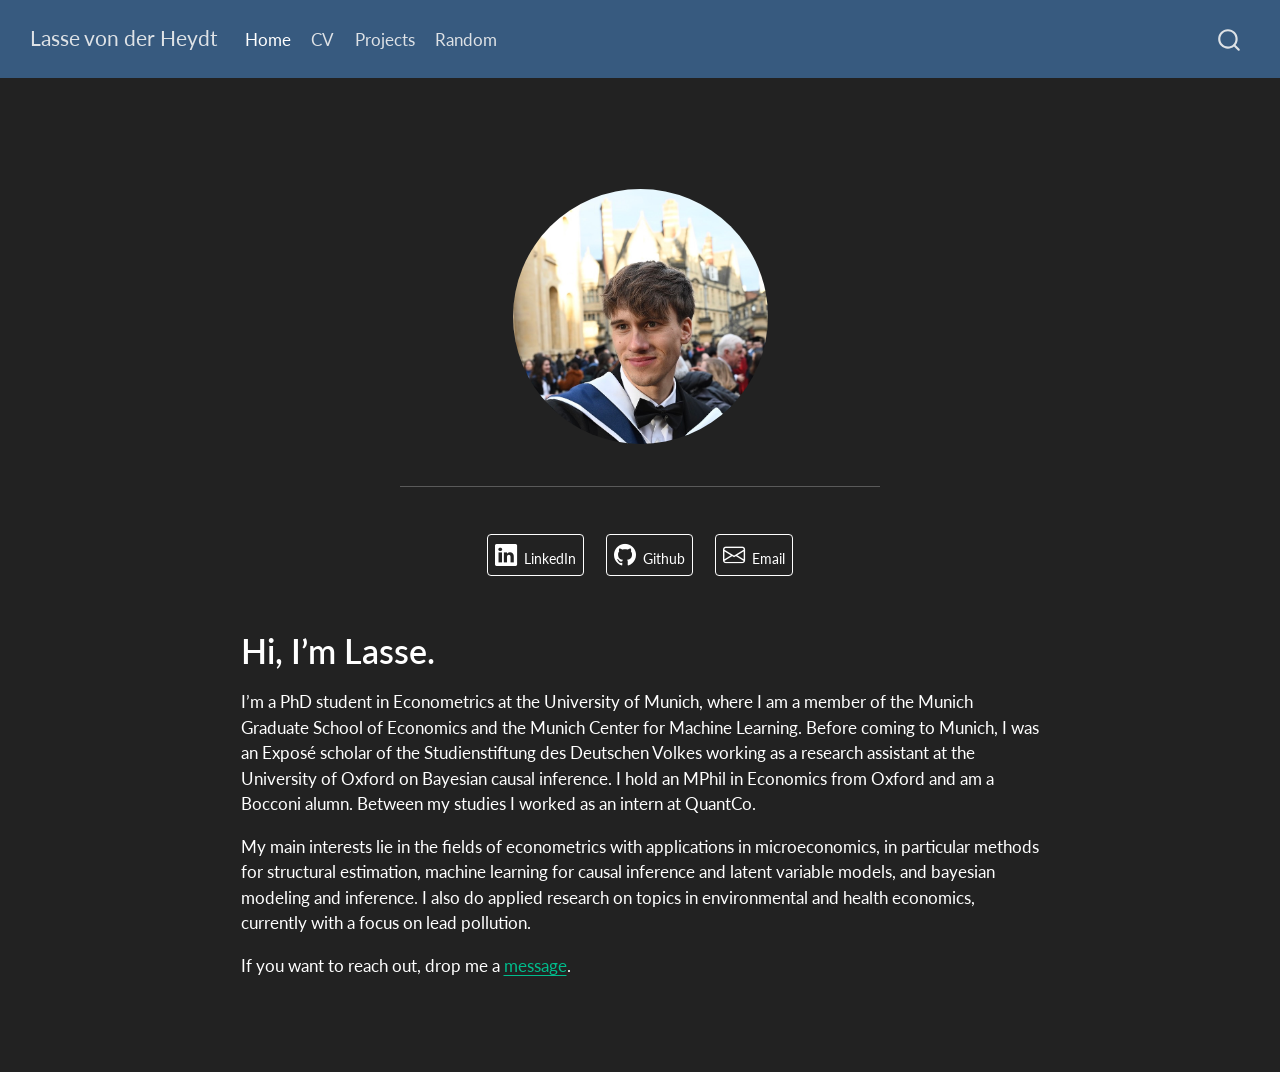
<file: index.html>
<!DOCTYPE html>
<html xmlns="http://www.w3.org/1999/xhtml" lang="en" xml:lang="en"><head>

<meta charset="utf-8">
<meta name="generator" content="quarto-1.6.30">

<meta name="viewport" content="width=device-width, initial-scale=1.0, user-scalable=yes">


<title>Lasse von der Heydt</title>
<style>
code{white-space: pre-wrap;}
span.smallcaps{font-variant: small-caps;}
div.columns{display: flex; gap: min(4vw, 1.5em);}
div.column{flex: auto; overflow-x: auto;}
div.hanging-indent{margin-left: 1.5em; text-indent: -1.5em;}
ul.task-list{list-style: none;}
ul.task-list li input[type="checkbox"] {
  width: 0.8em;
  margin: 0 0.8em 0.2em -1em; /* quarto-specific, see https://github.com/quarto-dev/quarto-cli/issues/4556 */ 
  vertical-align: middle;
}
</style>


<script src="site_libs/quarto-nav/quarto-nav.js"></script>
<script src="site_libs/clipboard/clipboard.min.js"></script>
<script src="site_libs/quarto-search/autocomplete.umd.js"></script>
<script src="site_libs/quarto-search/fuse.min.js"></script>
<script src="site_libs/quarto-search/quarto-search.js"></script>
<meta name="quarto:offset" content="./">
<script src="site_libs/quarto-html/quarto.js"></script>
<script src="site_libs/quarto-html/popper.min.js"></script>
<script src="site_libs/quarto-html/tippy.umd.min.js"></script>
<link href="site_libs/quarto-html/tippy.css" rel="stylesheet">
<link href="site_libs/quarto-html/quarto-syntax-highlighting-dark-a4a11d514c7d463668e07712114998e6.css" rel="stylesheet" id="quarto-text-highlighting-styles">
<script src="site_libs/bootstrap/bootstrap.min.js"></script>
<link href="site_libs/bootstrap/bootstrap-icons.css" rel="stylesheet">
<link href="site_libs/bootstrap/bootstrap-6d977efeb9a237ec8dfd9bfd13c1e9db.min.css" rel="stylesheet" append-hash="true" id="quarto-bootstrap" data-mode="dark">
<script id="quarto-search-options" type="application/json">{
  "location": "navbar",
  "copy-button": false,
  "collapse-after": 3,
  "panel-placement": "end",
  "type": "overlay",
  "limit": 50,
  "keyboard-shortcut": [
    "f",
    "/",
    "s"
  ],
  "show-item-context": false,
  "language": {
    "search-no-results-text": "No results",
    "search-matching-documents-text": "matching documents",
    "search-copy-link-title": "Copy link to search",
    "search-hide-matches-text": "Hide additional matches",
    "search-more-match-text": "more match in this document",
    "search-more-matches-text": "more matches in this document",
    "search-clear-button-title": "Clear",
    "search-text-placeholder": "",
    "search-detached-cancel-button-title": "Cancel",
    "search-submit-button-title": "Submit",
    "search-label": "Search"
  }
}</script>


<link rel="stylesheet" href="styles.css">
</head>

<body class="nav-fixed fullcontent">

<div id="quarto-search-results"></div>
  <header id="quarto-header" class="headroom fixed-top">
    <nav class="navbar navbar-expand-lg " data-bs-theme="dark">
      <div class="navbar-container container-fluid">
      <div class="navbar-brand-container mx-auto">
    <a class="navbar-brand" href="./index.html">
    <span class="navbar-title">Lasse von der Heydt</span>
    </a>
  </div>
            <div id="quarto-search" class="" title="Search"></div>
          <button class="navbar-toggler" type="button" data-bs-toggle="collapse" data-bs-target="#navbarCollapse" aria-controls="navbarCollapse" role="menu" aria-expanded="false" aria-label="Toggle navigation" onclick="if (window.quartoToggleHeadroom) { window.quartoToggleHeadroom(); }">
  <span class="navbar-toggler-icon"></span>
</button>
          <div class="collapse navbar-collapse" id="navbarCollapse">
            <ul class="navbar-nav navbar-nav-scroll me-auto">
  <li class="nav-item">
    <a class="nav-link active" href="./index.html" aria-current="page"> 
<span class="menu-text">Home</span></a>
  </li>  
  <li class="nav-item">
    <a class="nav-link" href="./cv/LvdH_CV.pdf"> 
<span class="menu-text">CV</span></a>
  </li>  
  <li class="nav-item">
    <a class="nav-link" href="./projects/index.html"> 
<span class="menu-text">Projects</span></a>
  </li>  
  <li class="nav-item">
    <a class="nav-link" href="./random/index.html"> 
<span class="menu-text">Random</span></a>
  </li>  
</ul>
          </div> <!-- /navcollapse -->
            <div class="quarto-navbar-tools">
</div>
      </div> <!-- /container-fluid -->
    </nav>
</header>
<!-- content -->
<div id="quarto-content" class="quarto-container page-columns page-rows-contents page-layout-article page-navbar">
<!-- sidebar -->
<!-- margin-sidebar -->
    
<!-- main -->
<main class="content" id="quarto-document-content">




<div class="quarto-about-jolla">
  <img src="img/pox.JPG" class="about-image
  round " style="height: 15em; width: 15em;">
 <div id="about-block">
</div> 
  <hr class="about-sep">
   <div class="about-links">
  <a href="https://www.linkedin.com/in/lasse-von-der-heydt/" class="about-link" rel="" target="">
    <i class="bi bi-linkedin"></i>
     <span class="about-link-text">LinkedIn</span>
  </a>
  <a href="https://github.com/lasse-meixner" class="about-link" rel="" target="">
    <i class="bi bi-github"></i>
     <span class="about-link-text">Github</span>
  </a>
  <a href="mailto:l.vonderheydt@icloud.com" class="about-link" rel="" target="">
    <i class="bi bi-envelope"></i>
     <span class="about-link-text">Email</span>
  </a>
</div>
</div>

<section id="hi-im-lasse." class="level1">
<h1>Hi, I’m Lasse.</h1>
<p>I’m a PhD student in Econometrics at the University of Munich, where I am a member of the Munich Graduate School of Economics and the Munich Center for Machine Learning. Before coming to Munich, I was an Exposé scholar of the Studienstiftung des Deutschen Volkes working as a research assistant at the University of Oxford on Bayesian causal inference. I hold an MPhil in Economics from Oxford and am a Bocconi alumn. Between my studies I worked as an intern at QuantCo.</p>
<p>My main interests lie in the fields of econometrics with applications in microeconomics, in particular methods for structural estimation, machine learning for causal inference and latent variable models, and bayesian modeling and inference. I also do applied research on topics in environmental and health economics, currently with a focus on lead pollution.</p>
<p>If you want to reach out, drop me a <a href="mailto:l.vonderheydt@icloud.com">message</a>.</p>



</section>

</main> <!-- /main -->
<script id="quarto-html-after-body" type="application/javascript">
window.document.addEventListener("DOMContentLoaded", function (event) {
  const toggleBodyColorMode = (bsSheetEl) => {
    const mode = bsSheetEl.getAttribute("data-mode");
    const bodyEl = window.document.querySelector("body");
    if (mode === "dark") {
      bodyEl.classList.add("quarto-dark");
      bodyEl.classList.remove("quarto-light");
    } else {
      bodyEl.classList.add("quarto-light");
      bodyEl.classList.remove("quarto-dark");
    }
  }
  const toggleBodyColorPrimary = () => {
    const bsSheetEl = window.document.querySelector("link#quarto-bootstrap");
    if (bsSheetEl) {
      toggleBodyColorMode(bsSheetEl);
    }
  }
  toggleBodyColorPrimary();  
  const isCodeAnnotation = (el) => {
    for (const clz of el.classList) {
      if (clz.startsWith('code-annotation-')) {                     
        return true;
      }
    }
    return false;
  }
  const onCopySuccess = function(e) {
    // button target
    const button = e.trigger;
    // don't keep focus
    button.blur();
    // flash "checked"
    button.classList.add('code-copy-button-checked');
    var currentTitle = button.getAttribute("title");
    button.setAttribute("title", "Copied!");
    let tooltip;
    if (window.bootstrap) {
      button.setAttribute("data-bs-toggle", "tooltip");
      button.setAttribute("data-bs-placement", "left");
      button.setAttribute("data-bs-title", "Copied!");
      tooltip = new bootstrap.Tooltip(button, 
        { trigger: "manual", 
          customClass: "code-copy-button-tooltip",
          offset: [0, -8]});
      tooltip.show();    
    }
    setTimeout(function() {
      if (tooltip) {
        tooltip.hide();
        button.removeAttribute("data-bs-title");
        button.removeAttribute("data-bs-toggle");
        button.removeAttribute("data-bs-placement");
      }
      button.setAttribute("title", currentTitle);
      button.classList.remove('code-copy-button-checked');
    }, 1000);
    // clear code selection
    e.clearSelection();
  }
  const getTextToCopy = function(trigger) {
      const codeEl = trigger.previousElementSibling.cloneNode(true);
      for (const childEl of codeEl.children) {
        if (isCodeAnnotation(childEl)) {
          childEl.remove();
        }
      }
      return codeEl.innerText;
  }
  const clipboard = new window.ClipboardJS('.code-copy-button:not([data-in-quarto-modal])', {
    text: getTextToCopy
  });
  clipboard.on('success', onCopySuccess);
  if (window.document.getElementById('quarto-embedded-source-code-modal')) {
    // For code content inside modals, clipBoardJS needs to be initialized with a container option
    // TODO: Check when it could be a function (https://github.com/zenorocha/clipboard.js/issues/860)
    const clipboardModal = new window.ClipboardJS('.code-copy-button[data-in-quarto-modal]', {
      text: getTextToCopy,
      container: window.document.getElementById('quarto-embedded-source-code-modal')
    });
    clipboardModal.on('success', onCopySuccess);
  }
    var localhostRegex = new RegExp(/^(?:http|https):\/\/localhost\:?[0-9]*\//);
    var mailtoRegex = new RegExp(/^mailto:/);
      var filterRegex = new RegExp('/' + window.location.host + '/');
    var isInternal = (href) => {
        return filterRegex.test(href) || localhostRegex.test(href) || mailtoRegex.test(href);
    }
    // Inspect non-navigation links and adorn them if external
 	var links = window.document.querySelectorAll('a[href]:not(.nav-link):not(.navbar-brand):not(.toc-action):not(.sidebar-link):not(.sidebar-item-toggle):not(.pagination-link):not(.no-external):not([aria-hidden]):not(.dropdown-item):not(.quarto-navigation-tool):not(.about-link)');
    for (var i=0; i<links.length; i++) {
      const link = links[i];
      if (!isInternal(link.href)) {
        // undo the damage that might have been done by quarto-nav.js in the case of
        // links that we want to consider external
        if (link.dataset.originalHref !== undefined) {
          link.href = link.dataset.originalHref;
        }
      }
    }
  function tippyHover(el, contentFn, onTriggerFn, onUntriggerFn) {
    const config = {
      allowHTML: true,
      maxWidth: 500,
      delay: 100,
      arrow: false,
      appendTo: function(el) {
          return el.parentElement;
      },
      interactive: true,
      interactiveBorder: 10,
      theme: 'quarto',
      placement: 'bottom-start',
    };
    if (contentFn) {
      config.content = contentFn;
    }
    if (onTriggerFn) {
      config.onTrigger = onTriggerFn;
    }
    if (onUntriggerFn) {
      config.onUntrigger = onUntriggerFn;
    }
    window.tippy(el, config); 
  }
  const noterefs = window.document.querySelectorAll('a[role="doc-noteref"]');
  for (var i=0; i<noterefs.length; i++) {
    const ref = noterefs[i];
    tippyHover(ref, function() {
      // use id or data attribute instead here
      let href = ref.getAttribute('data-footnote-href') || ref.getAttribute('href');
      try { href = new URL(href).hash; } catch {}
      const id = href.replace(/^#\/?/, "");
      const note = window.document.getElementById(id);
      if (note) {
        return note.innerHTML;
      } else {
        return "";
      }
    });
  }
  const xrefs = window.document.querySelectorAll('a.quarto-xref');
  const processXRef = (id, note) => {
    // Strip column container classes
    const stripColumnClz = (el) => {
      el.classList.remove("page-full", "page-columns");
      if (el.children) {
        for (const child of el.children) {
          stripColumnClz(child);
        }
      }
    }
    stripColumnClz(note)
    if (id === null || id.startsWith('sec-')) {
      // Special case sections, only their first couple elements
      const container = document.createElement("div");
      if (note.children && note.children.length > 2) {
        container.appendChild(note.children[0].cloneNode(true));
        for (let i = 1; i < note.children.length; i++) {
          const child = note.children[i];
          if (child.tagName === "P" && child.innerText === "") {
            continue;
          } else {
            container.appendChild(child.cloneNode(true));
            break;
          }
        }
        if (window.Quarto?.typesetMath) {
          window.Quarto.typesetMath(container);
        }
        return container.innerHTML
      } else {
        if (window.Quarto?.typesetMath) {
          window.Quarto.typesetMath(note);
        }
        return note.innerHTML;
      }
    } else {
      // Remove any anchor links if they are present
      const anchorLink = note.querySelector('a.anchorjs-link');
      if (anchorLink) {
        anchorLink.remove();
      }
      if (window.Quarto?.typesetMath) {
        window.Quarto.typesetMath(note);
      }
      // TODO in 1.5, we should make sure this works without a callout special case
      if (note.classList.contains("callout")) {
        return note.outerHTML;
      } else {
        return note.innerHTML;
      }
    }
  }
  for (var i=0; i<xrefs.length; i++) {
    const xref = xrefs[i];
    tippyHover(xref, undefined, function(instance) {
      instance.disable();
      let url = xref.getAttribute('href');
      let hash = undefined; 
      if (url.startsWith('#')) {
        hash = url;
      } else {
        try { hash = new URL(url).hash; } catch {}
      }
      if (hash) {
        const id = hash.replace(/^#\/?/, "");
        const note = window.document.getElementById(id);
        if (note !== null) {
          try {
            const html = processXRef(id, note.cloneNode(true));
            instance.setContent(html);
          } finally {
            instance.enable();
            instance.show();
          }
        } else {
          // See if we can fetch this
          fetch(url.split('#')[0])
          .then(res => res.text())
          .then(html => {
            const parser = new DOMParser();
            const htmlDoc = parser.parseFromString(html, "text/html");
            const note = htmlDoc.getElementById(id);
            if (note !== null) {
              const html = processXRef(id, note);
              instance.setContent(html);
            } 
          }).finally(() => {
            instance.enable();
            instance.show();
          });
        }
      } else {
        // See if we can fetch a full url (with no hash to target)
        // This is a special case and we should probably do some content thinning / targeting
        fetch(url)
        .then(res => res.text())
        .then(html => {
          const parser = new DOMParser();
          const htmlDoc = parser.parseFromString(html, "text/html");
          const note = htmlDoc.querySelector('main.content');
          if (note !== null) {
            // This should only happen for chapter cross references
            // (since there is no id in the URL)
            // remove the first header
            if (note.children.length > 0 && note.children[0].tagName === "HEADER") {
              note.children[0].remove();
            }
            const html = processXRef(null, note);
            instance.setContent(html);
          } 
        }).finally(() => {
          instance.enable();
          instance.show();
        });
      }
    }, function(instance) {
    });
  }
      let selectedAnnoteEl;
      const selectorForAnnotation = ( cell, annotation) => {
        let cellAttr = 'data-code-cell="' + cell + '"';
        let lineAttr = 'data-code-annotation="' +  annotation + '"';
        const selector = 'span[' + cellAttr + '][' + lineAttr + ']';
        return selector;
      }
      const selectCodeLines = (annoteEl) => {
        const doc = window.document;
        const targetCell = annoteEl.getAttribute("data-target-cell");
        const targetAnnotation = annoteEl.getAttribute("data-target-annotation");
        const annoteSpan = window.document.querySelector(selectorForAnnotation(targetCell, targetAnnotation));
        const lines = annoteSpan.getAttribute("data-code-lines").split(",");
        const lineIds = lines.map((line) => {
          return targetCell + "-" + line;
        })
        let top = null;
        let height = null;
        let parent = null;
        if (lineIds.length > 0) {
            //compute the position of the single el (top and bottom and make a div)
            const el = window.document.getElementById(lineIds[0]);
            top = el.offsetTop;
            height = el.offsetHeight;
            parent = el.parentElement.parentElement;
          if (lineIds.length > 1) {
            const lastEl = window.document.getElementById(lineIds[lineIds.length - 1]);
            const bottom = lastEl.offsetTop + lastEl.offsetHeight;
            height = bottom - top;
          }
          if (top !== null && height !== null && parent !== null) {
            // cook up a div (if necessary) and position it 
            let div = window.document.getElementById("code-annotation-line-highlight");
            if (div === null) {
              div = window.document.createElement("div");
              div.setAttribute("id", "code-annotation-line-highlight");
              div.style.position = 'absolute';
              parent.appendChild(div);
            }
            div.style.top = top - 2 + "px";
            div.style.height = height + 4 + "px";
            div.style.left = 0;
            let gutterDiv = window.document.getElementById("code-annotation-line-highlight-gutter");
            if (gutterDiv === null) {
              gutterDiv = window.document.createElement("div");
              gutterDiv.setAttribute("id", "code-annotation-line-highlight-gutter");
              gutterDiv.style.position = 'absolute';
              const codeCell = window.document.getElementById(targetCell);
              const gutter = codeCell.querySelector('.code-annotation-gutter');
              gutter.appendChild(gutterDiv);
            }
            gutterDiv.style.top = top - 2 + "px";
            gutterDiv.style.height = height + 4 + "px";
          }
          selectedAnnoteEl = annoteEl;
        }
      };
      const unselectCodeLines = () => {
        const elementsIds = ["code-annotation-line-highlight", "code-annotation-line-highlight-gutter"];
        elementsIds.forEach((elId) => {
          const div = window.document.getElementById(elId);
          if (div) {
            div.remove();
          }
        });
        selectedAnnoteEl = undefined;
      };
        // Handle positioning of the toggle
    window.addEventListener(
      "resize",
      throttle(() => {
        elRect = undefined;
        if (selectedAnnoteEl) {
          selectCodeLines(selectedAnnoteEl);
        }
      }, 10)
    );
    function throttle(fn, ms) {
    let throttle = false;
    let timer;
      return (...args) => {
        if(!throttle) { // first call gets through
            fn.apply(this, args);
            throttle = true;
        } else { // all the others get throttled
            if(timer) clearTimeout(timer); // cancel #2
            timer = setTimeout(() => {
              fn.apply(this, args);
              timer = throttle = false;
            }, ms);
        }
      };
    }
      // Attach click handler to the DT
      const annoteDls = window.document.querySelectorAll('dt[data-target-cell]');
      for (const annoteDlNode of annoteDls) {
        annoteDlNode.addEventListener('click', (event) => {
          const clickedEl = event.target;
          if (clickedEl !== selectedAnnoteEl) {
            unselectCodeLines();
            const activeEl = window.document.querySelector('dt[data-target-cell].code-annotation-active');
            if (activeEl) {
              activeEl.classList.remove('code-annotation-active');
            }
            selectCodeLines(clickedEl);
            clickedEl.classList.add('code-annotation-active');
          } else {
            // Unselect the line
            unselectCodeLines();
            clickedEl.classList.remove('code-annotation-active');
          }
        });
      }
  const findCites = (el) => {
    const parentEl = el.parentElement;
    if (parentEl) {
      const cites = parentEl.dataset.cites;
      if (cites) {
        return {
          el,
          cites: cites.split(' ')
        };
      } else {
        return findCites(el.parentElement)
      }
    } else {
      return undefined;
    }
  };
  var bibliorefs = window.document.querySelectorAll('a[role="doc-biblioref"]');
  for (var i=0; i<bibliorefs.length; i++) {
    const ref = bibliorefs[i];
    const citeInfo = findCites(ref);
    if (citeInfo) {
      tippyHover(citeInfo.el, function() {
        var popup = window.document.createElement('div');
        citeInfo.cites.forEach(function(cite) {
          var citeDiv = window.document.createElement('div');
          citeDiv.classList.add('hanging-indent');
          citeDiv.classList.add('csl-entry');
          var biblioDiv = window.document.getElementById('ref-' + cite);
          if (biblioDiv) {
            citeDiv.innerHTML = biblioDiv.innerHTML;
          }
          popup.appendChild(citeDiv);
        });
        return popup.innerHTML;
      });
    }
  }
});
</script>
</div> <!-- /content -->




</body></html>
</file>
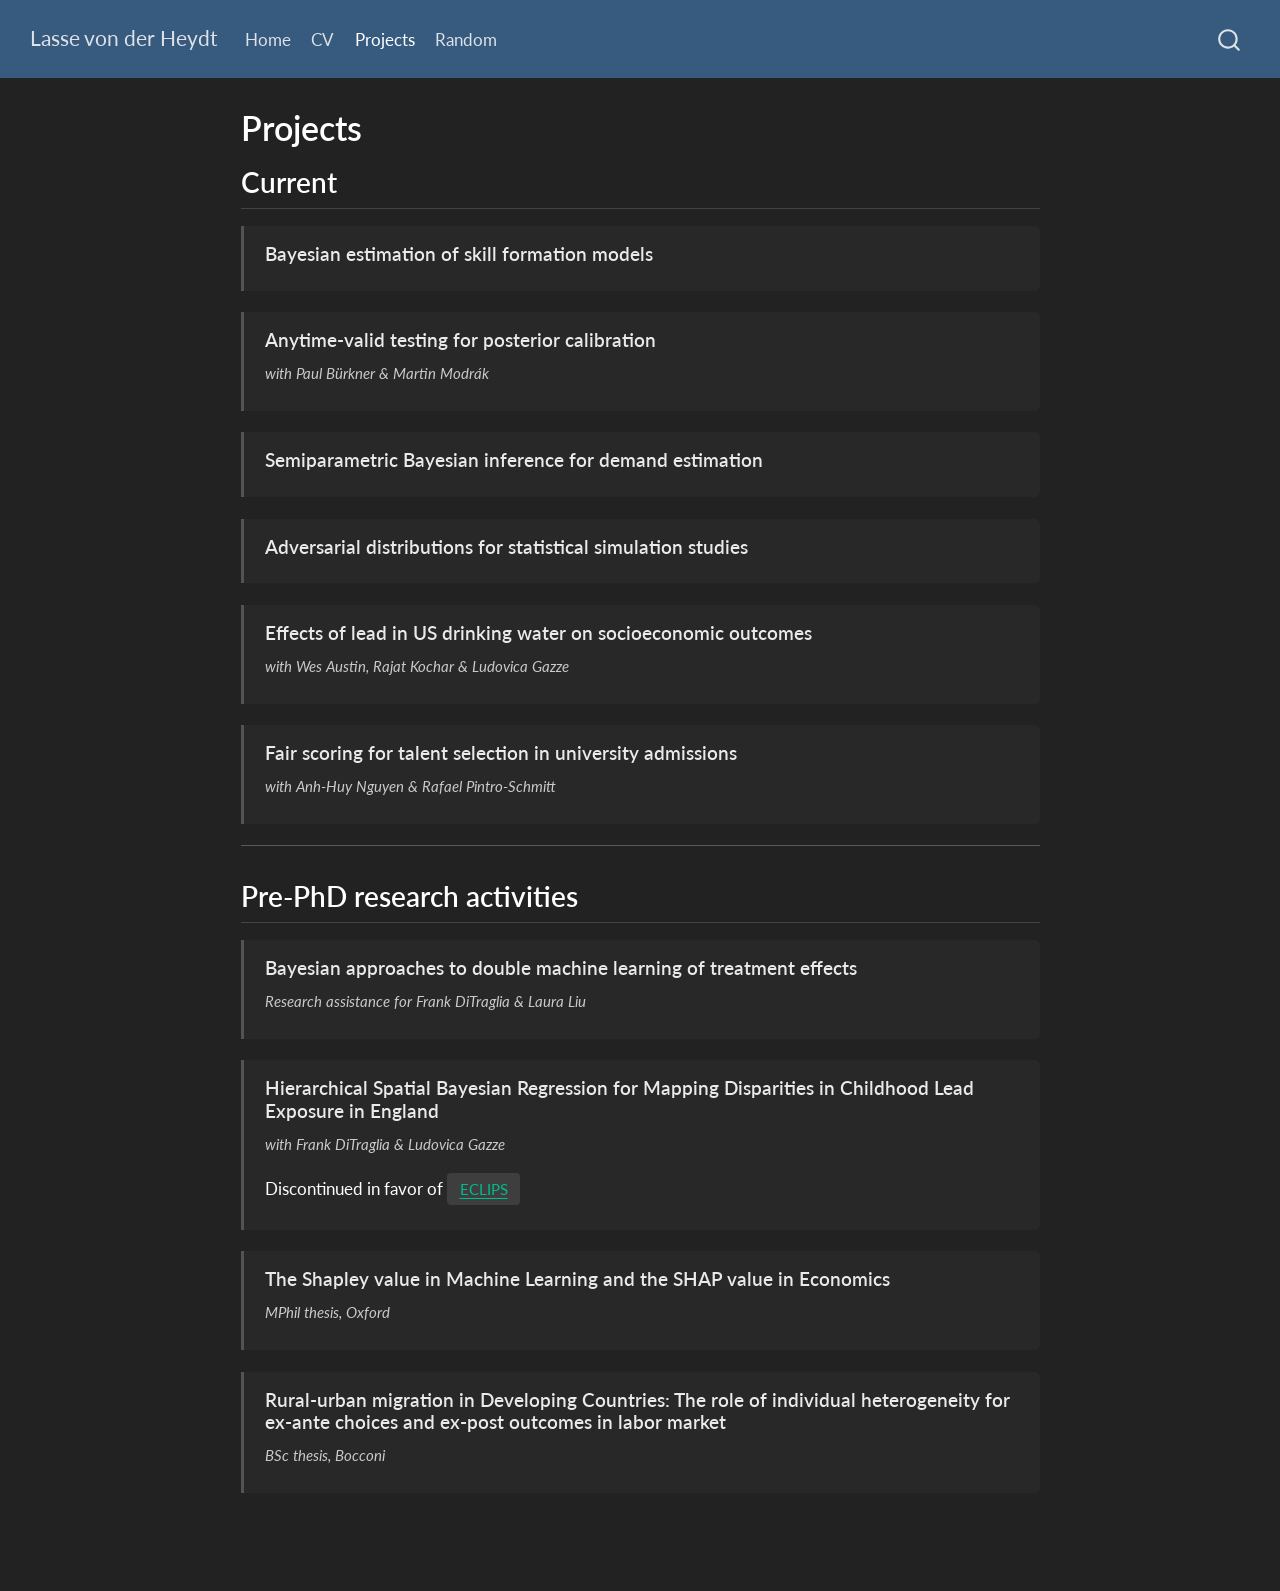
<file: projects/index.html>
<!DOCTYPE html>
<html xmlns="http://www.w3.org/1999/xhtml" lang="en" xml:lang="en"><head>

<meta charset="utf-8">
<meta name="generator" content="quarto-1.6.30">

<meta name="viewport" content="width=device-width, initial-scale=1.0, user-scalable=yes">


<title>Projects – Lasse von der Heydt</title>
<style>
code{white-space: pre-wrap;}
span.smallcaps{font-variant: small-caps;}
div.columns{display: flex; gap: min(4vw, 1.5em);}
div.column{flex: auto; overflow-x: auto;}
div.hanging-indent{margin-left: 1.5em; text-indent: -1.5em;}
ul.task-list{list-style: none;}
ul.task-list li input[type="checkbox"] {
  width: 0.8em;
  margin: 0 0.8em 0.2em -1em; /* quarto-specific, see https://github.com/quarto-dev/quarto-cli/issues/4556 */ 
  vertical-align: middle;
}
</style>


<script src="../site_libs/quarto-nav/quarto-nav.js"></script>
<script src="../site_libs/clipboard/clipboard.min.js"></script>
<script src="../site_libs/quarto-search/autocomplete.umd.js"></script>
<script src="../site_libs/quarto-search/fuse.min.js"></script>
<script src="../site_libs/quarto-search/quarto-search.js"></script>
<meta name="quarto:offset" content="../">
<script src="../site_libs/quarto-html/quarto.js"></script>
<script src="../site_libs/quarto-html/popper.min.js"></script>
<script src="../site_libs/quarto-html/tippy.umd.min.js"></script>
<script src="../site_libs/quarto-html/anchor.min.js"></script>
<link href="../site_libs/quarto-html/tippy.css" rel="stylesheet">
<link href="../site_libs/quarto-html/quarto-syntax-highlighting-dark-a4a11d514c7d463668e07712114998e6.css" rel="stylesheet" id="quarto-text-highlighting-styles">
<script src="../site_libs/bootstrap/bootstrap.min.js"></script>
<link href="../site_libs/bootstrap/bootstrap-icons.css" rel="stylesheet">
<link href="../site_libs/bootstrap/bootstrap-6d977efeb9a237ec8dfd9bfd13c1e9db.min.css" rel="stylesheet" append-hash="true" id="quarto-bootstrap" data-mode="dark">
<script id="quarto-search-options" type="application/json">{
  "location": "navbar",
  "copy-button": false,
  "collapse-after": 3,
  "panel-placement": "end",
  "type": "overlay",
  "limit": 50,
  "keyboard-shortcut": [
    "f",
    "/",
    "s"
  ],
  "show-item-context": false,
  "language": {
    "search-no-results-text": "No results",
    "search-matching-documents-text": "matching documents",
    "search-copy-link-title": "Copy link to search",
    "search-hide-matches-text": "Hide additional matches",
    "search-more-match-text": "more match in this document",
    "search-more-matches-text": "more matches in this document",
    "search-clear-button-title": "Clear",
    "search-text-placeholder": "",
    "search-detached-cancel-button-title": "Cancel",
    "search-submit-button-title": "Submit",
    "search-label": "Search"
  }
}</script>


<link rel="stylesheet" href="../styles.css">
</head>

<body class="nav-fixed fullcontent">

<div id="quarto-search-results"></div>
  <header id="quarto-header" class="headroom fixed-top">
    <nav class="navbar navbar-expand-lg " data-bs-theme="dark">
      <div class="navbar-container container-fluid">
      <div class="navbar-brand-container mx-auto">
    <a class="navbar-brand" href="../index.html">
    <span class="navbar-title">Lasse von der Heydt</span>
    </a>
  </div>
            <div id="quarto-search" class="" title="Search"></div>
          <button class="navbar-toggler" type="button" data-bs-toggle="collapse" data-bs-target="#navbarCollapse" aria-controls="navbarCollapse" role="menu" aria-expanded="false" aria-label="Toggle navigation" onclick="if (window.quartoToggleHeadroom) { window.quartoToggleHeadroom(); }">
  <span class="navbar-toggler-icon"></span>
</button>
          <div class="collapse navbar-collapse" id="navbarCollapse">
            <ul class="navbar-nav navbar-nav-scroll me-auto">
  <li class="nav-item">
    <a class="nav-link" href="../index.html"> 
<span class="menu-text">Home</span></a>
  </li>  
  <li class="nav-item">
    <a class="nav-link" href="../cv/LvdH_CV.pdf"> 
<span class="menu-text">CV</span></a>
  </li>  
  <li class="nav-item">
    <a class="nav-link active" href="../projects/index.html" aria-current="page"> 
<span class="menu-text">Projects</span></a>
  </li>  
  <li class="nav-item">
    <a class="nav-link" href="../random/index.html"> 
<span class="menu-text">Random</span></a>
  </li>  
</ul>
          </div> <!-- /navcollapse -->
            <div class="quarto-navbar-tools">
</div>
      </div> <!-- /container-fluid -->
    </nav>
</header>
<!-- content -->
<div id="quarto-content" class="quarto-container page-columns page-rows-contents page-layout-article page-navbar">
<!-- sidebar -->
<!-- margin-sidebar -->
    
<!-- main -->
<main class="content" id="quarto-document-content">

<header id="title-block-header" class="quarto-title-block default">
<div class="quarto-title">
<h1 class="title">Projects</h1>
</div>



<div class="quarto-title-meta">

    
  
    
  </div>
  


</header>


<section id="current" class="level2">
<h2 class="anchored" data-anchor-id="current">Current</h2>
<section id="bayesian-estimation-of-skill-formation-models" class="level3 project-card">
<h3 class="anchored" data-anchor-id="bayesian-estimation-of-skill-formation-models">Bayesian estimation of skill formation models</h3>
</section>
<section id="anytime-valid-testing-for-posterior-calibration" class="level3 project-card">
<h3 class="anchored" data-anchor-id="anytime-valid-testing-for-posterior-calibration">Anytime-valid testing for posterior calibration</h3>
<p><em>with Paul Bürkner &amp; Martin Modrák</em></p>
</section>
<section id="semiparametric-bayesian-inference-for-demand-estimation" class="level3 project-card">
<h3 class="anchored" data-anchor-id="semiparametric-bayesian-inference-for-demand-estimation">Semiparametric Bayesian inference for demand estimation</h3>
</section>
<section id="adversarial-distributions-for-statistical-simulation-studies" class="level3 project-card">
<h3 class="anchored" data-anchor-id="adversarial-distributions-for-statistical-simulation-studies">Adversarial distributions for statistical simulation studies</h3>
</section>
<section id="effects-of-lead-in-us-drinking-water-on-socioeconomic-outcomes" class="level3 project-card">
<h3 class="anchored" data-anchor-id="effects-of-lead-in-us-drinking-water-on-socioeconomic-outcomes">Effects of lead in US drinking water on socioeconomic outcomes</h3>
<p><em>with Wes Austin, Rajat Kochar &amp; Ludovica Gazze</em></p>
</section>
<section id="fair-scoring-for-talent-selection-in-university-admissions" class="level3 project-card">
<h3 class="anchored" data-anchor-id="fair-scoring-for-talent-selection-in-university-admissions">Fair scoring for talent selection in university admissions</h3>
<p><em>with Anh-Huy Nguyen &amp; Rafael Pintro-Schmitt</em></p>
</section>
<hr>
</section>
<section id="pre-phd-research-activities" class="level2">
<h2 class="anchored" data-anchor-id="pre-phd-research-activities">Pre-PhD research activities</h2>
<section id="bayesian-approaches-to-double-machine-learning-of-treatment-effects" class="level3 project-card">
<h3 class="anchored" data-anchor-id="bayesian-approaches-to-double-machine-learning-of-treatment-effects">Bayesian approaches to double machine learning of treatment effects</h3>
<p><em>Research assistance for Frank DiTraglia &amp; Laura Liu</em></p>
</section>
<section id="hierarchical-spatial-bayesian-regression-for-mapping-disparities-in-childhood-lead-exposure-in-england" class="level3 project-card">
<h3 class="anchored" data-anchor-id="hierarchical-spatial-bayesian-regression-for-mapping-disparities-in-childhood-lead-exposure-in-england">Hierarchical Spatial Bayesian Regression for Mapping Disparities in Childhood Lead Exposure in England</h3>
<p><em>with Frank DiTraglia &amp; Ludovica Gazze</em></p>
<p>Discontinued in favor of <a href="https://leadsafefutures.org" class="project-link">ECLIPS</a></p>
</section>
<section id="the-shapley-value-in-machine-learning-and-the-shap-value-in-economics" class="level3 project-card">
<h3 class="anchored" data-anchor-id="the-shapley-value-in-machine-learning-and-the-shap-value-in-economics">The Shapley value in Machine Learning and the SHAP value in Economics</h3>
<p><em>MPhil thesis, Oxford</em></p>
</section>
<section id="rural-urban-migration-in-developing-countries-the-role-of-individual-heterogeneity-for-ex-ante-choices-and-ex-post-outcomes-in-labor-market" class="level3 project-card">
<h3 class="anchored" data-anchor-id="rural-urban-migration-in-developing-countries-the-role-of-individual-heterogeneity-for-ex-ante-choices-and-ex-post-outcomes-in-labor-market">Rural-urban migration in Developing Countries: The role of individual heterogeneity for ex-ante choices and ex-post outcomes in labor market</h3>
<p><em>BSc thesis, Bocconi</em></p>
</section>


</section>

</main> <!-- /main -->
<script id="quarto-html-after-body" type="application/javascript">
window.document.addEventListener("DOMContentLoaded", function (event) {
  const toggleBodyColorMode = (bsSheetEl) => {
    const mode = bsSheetEl.getAttribute("data-mode");
    const bodyEl = window.document.querySelector("body");
    if (mode === "dark") {
      bodyEl.classList.add("quarto-dark");
      bodyEl.classList.remove("quarto-light");
    } else {
      bodyEl.classList.add("quarto-light");
      bodyEl.classList.remove("quarto-dark");
    }
  }
  const toggleBodyColorPrimary = () => {
    const bsSheetEl = window.document.querySelector("link#quarto-bootstrap");
    if (bsSheetEl) {
      toggleBodyColorMode(bsSheetEl);
    }
  }
  toggleBodyColorPrimary();  
  const icon = "";
  const anchorJS = new window.AnchorJS();
  anchorJS.options = {
    placement: 'right',
    icon: icon
  };
  anchorJS.add('.anchored');
  const isCodeAnnotation = (el) => {
    for (const clz of el.classList) {
      if (clz.startsWith('code-annotation-')) {                     
        return true;
      }
    }
    return false;
  }
  const onCopySuccess = function(e) {
    // button target
    const button = e.trigger;
    // don't keep focus
    button.blur();
    // flash "checked"
    button.classList.add('code-copy-button-checked');
    var currentTitle = button.getAttribute("title");
    button.setAttribute("title", "Copied!");
    let tooltip;
    if (window.bootstrap) {
      button.setAttribute("data-bs-toggle", "tooltip");
      button.setAttribute("data-bs-placement", "left");
      button.setAttribute("data-bs-title", "Copied!");
      tooltip = new bootstrap.Tooltip(button, 
        { trigger: "manual", 
          customClass: "code-copy-button-tooltip",
          offset: [0, -8]});
      tooltip.show();    
    }
    setTimeout(function() {
      if (tooltip) {
        tooltip.hide();
        button.removeAttribute("data-bs-title");
        button.removeAttribute("data-bs-toggle");
        button.removeAttribute("data-bs-placement");
      }
      button.setAttribute("title", currentTitle);
      button.classList.remove('code-copy-button-checked');
    }, 1000);
    // clear code selection
    e.clearSelection();
  }
  const getTextToCopy = function(trigger) {
      const codeEl = trigger.previousElementSibling.cloneNode(true);
      for (const childEl of codeEl.children) {
        if (isCodeAnnotation(childEl)) {
          childEl.remove();
        }
      }
      return codeEl.innerText;
  }
  const clipboard = new window.ClipboardJS('.code-copy-button:not([data-in-quarto-modal])', {
    text: getTextToCopy
  });
  clipboard.on('success', onCopySuccess);
  if (window.document.getElementById('quarto-embedded-source-code-modal')) {
    // For code content inside modals, clipBoardJS needs to be initialized with a container option
    // TODO: Check when it could be a function (https://github.com/zenorocha/clipboard.js/issues/860)
    const clipboardModal = new window.ClipboardJS('.code-copy-button[data-in-quarto-modal]', {
      text: getTextToCopy,
      container: window.document.getElementById('quarto-embedded-source-code-modal')
    });
    clipboardModal.on('success', onCopySuccess);
  }
    var localhostRegex = new RegExp(/^(?:http|https):\/\/localhost\:?[0-9]*\//);
    var mailtoRegex = new RegExp(/^mailto:/);
      var filterRegex = new RegExp('/' + window.location.host + '/');
    var isInternal = (href) => {
        return filterRegex.test(href) || localhostRegex.test(href) || mailtoRegex.test(href);
    }
    // Inspect non-navigation links and adorn them if external
 	var links = window.document.querySelectorAll('a[href]:not(.nav-link):not(.navbar-brand):not(.toc-action):not(.sidebar-link):not(.sidebar-item-toggle):not(.pagination-link):not(.no-external):not([aria-hidden]):not(.dropdown-item):not(.quarto-navigation-tool):not(.about-link)');
    for (var i=0; i<links.length; i++) {
      const link = links[i];
      if (!isInternal(link.href)) {
        // undo the damage that might have been done by quarto-nav.js in the case of
        // links that we want to consider external
        if (link.dataset.originalHref !== undefined) {
          link.href = link.dataset.originalHref;
        }
      }
    }
  function tippyHover(el, contentFn, onTriggerFn, onUntriggerFn) {
    const config = {
      allowHTML: true,
      maxWidth: 500,
      delay: 100,
      arrow: false,
      appendTo: function(el) {
          return el.parentElement;
      },
      interactive: true,
      interactiveBorder: 10,
      theme: 'quarto',
      placement: 'bottom-start',
    };
    if (contentFn) {
      config.content = contentFn;
    }
    if (onTriggerFn) {
      config.onTrigger = onTriggerFn;
    }
    if (onUntriggerFn) {
      config.onUntrigger = onUntriggerFn;
    }
    window.tippy(el, config); 
  }
  const noterefs = window.document.querySelectorAll('a[role="doc-noteref"]');
  for (var i=0; i<noterefs.length; i++) {
    const ref = noterefs[i];
    tippyHover(ref, function() {
      // use id or data attribute instead here
      let href = ref.getAttribute('data-footnote-href') || ref.getAttribute('href');
      try { href = new URL(href).hash; } catch {}
      const id = href.replace(/^#\/?/, "");
      const note = window.document.getElementById(id);
      if (note) {
        return note.innerHTML;
      } else {
        return "";
      }
    });
  }
  const xrefs = window.document.querySelectorAll('a.quarto-xref');
  const processXRef = (id, note) => {
    // Strip column container classes
    const stripColumnClz = (el) => {
      el.classList.remove("page-full", "page-columns");
      if (el.children) {
        for (const child of el.children) {
          stripColumnClz(child);
        }
      }
    }
    stripColumnClz(note)
    if (id === null || id.startsWith('sec-')) {
      // Special case sections, only their first couple elements
      const container = document.createElement("div");
      if (note.children && note.children.length > 2) {
        container.appendChild(note.children[0].cloneNode(true));
        for (let i = 1; i < note.children.length; i++) {
          const child = note.children[i];
          if (child.tagName === "P" && child.innerText === "") {
            continue;
          } else {
            container.appendChild(child.cloneNode(true));
            break;
          }
        }
        if (window.Quarto?.typesetMath) {
          window.Quarto.typesetMath(container);
        }
        return container.innerHTML
      } else {
        if (window.Quarto?.typesetMath) {
          window.Quarto.typesetMath(note);
        }
        return note.innerHTML;
      }
    } else {
      // Remove any anchor links if they are present
      const anchorLink = note.querySelector('a.anchorjs-link');
      if (anchorLink) {
        anchorLink.remove();
      }
      if (window.Quarto?.typesetMath) {
        window.Quarto.typesetMath(note);
      }
      // TODO in 1.5, we should make sure this works without a callout special case
      if (note.classList.contains("callout")) {
        return note.outerHTML;
      } else {
        return note.innerHTML;
      }
    }
  }
  for (var i=0; i<xrefs.length; i++) {
    const xref = xrefs[i];
    tippyHover(xref, undefined, function(instance) {
      instance.disable();
      let url = xref.getAttribute('href');
      let hash = undefined; 
      if (url.startsWith('#')) {
        hash = url;
      } else {
        try { hash = new URL(url).hash; } catch {}
      }
      if (hash) {
        const id = hash.replace(/^#\/?/, "");
        const note = window.document.getElementById(id);
        if (note !== null) {
          try {
            const html = processXRef(id, note.cloneNode(true));
            instance.setContent(html);
          } finally {
            instance.enable();
            instance.show();
          }
        } else {
          // See if we can fetch this
          fetch(url.split('#')[0])
          .then(res => res.text())
          .then(html => {
            const parser = new DOMParser();
            const htmlDoc = parser.parseFromString(html, "text/html");
            const note = htmlDoc.getElementById(id);
            if (note !== null) {
              const html = processXRef(id, note);
              instance.setContent(html);
            } 
          }).finally(() => {
            instance.enable();
            instance.show();
          });
        }
      } else {
        // See if we can fetch a full url (with no hash to target)
        // This is a special case and we should probably do some content thinning / targeting
        fetch(url)
        .then(res => res.text())
        .then(html => {
          const parser = new DOMParser();
          const htmlDoc = parser.parseFromString(html, "text/html");
          const note = htmlDoc.querySelector('main.content');
          if (note !== null) {
            // This should only happen for chapter cross references
            // (since there is no id in the URL)
            // remove the first header
            if (note.children.length > 0 && note.children[0].tagName === "HEADER") {
              note.children[0].remove();
            }
            const html = processXRef(null, note);
            instance.setContent(html);
          } 
        }).finally(() => {
          instance.enable();
          instance.show();
        });
      }
    }, function(instance) {
    });
  }
      let selectedAnnoteEl;
      const selectorForAnnotation = ( cell, annotation) => {
        let cellAttr = 'data-code-cell="' + cell + '"';
        let lineAttr = 'data-code-annotation="' +  annotation + '"';
        const selector = 'span[' + cellAttr + '][' + lineAttr + ']';
        return selector;
      }
      const selectCodeLines = (annoteEl) => {
        const doc = window.document;
        const targetCell = annoteEl.getAttribute("data-target-cell");
        const targetAnnotation = annoteEl.getAttribute("data-target-annotation");
        const annoteSpan = window.document.querySelector(selectorForAnnotation(targetCell, targetAnnotation));
        const lines = annoteSpan.getAttribute("data-code-lines").split(",");
        const lineIds = lines.map((line) => {
          return targetCell + "-" + line;
        })
        let top = null;
        let height = null;
        let parent = null;
        if (lineIds.length > 0) {
            //compute the position of the single el (top and bottom and make a div)
            const el = window.document.getElementById(lineIds[0]);
            top = el.offsetTop;
            height = el.offsetHeight;
            parent = el.parentElement.parentElement;
          if (lineIds.length > 1) {
            const lastEl = window.document.getElementById(lineIds[lineIds.length - 1]);
            const bottom = lastEl.offsetTop + lastEl.offsetHeight;
            height = bottom - top;
          }
          if (top !== null && height !== null && parent !== null) {
            // cook up a div (if necessary) and position it 
            let div = window.document.getElementById("code-annotation-line-highlight");
            if (div === null) {
              div = window.document.createElement("div");
              div.setAttribute("id", "code-annotation-line-highlight");
              div.style.position = 'absolute';
              parent.appendChild(div);
            }
            div.style.top = top - 2 + "px";
            div.style.height = height + 4 + "px";
            div.style.left = 0;
            let gutterDiv = window.document.getElementById("code-annotation-line-highlight-gutter");
            if (gutterDiv === null) {
              gutterDiv = window.document.createElement("div");
              gutterDiv.setAttribute("id", "code-annotation-line-highlight-gutter");
              gutterDiv.style.position = 'absolute';
              const codeCell = window.document.getElementById(targetCell);
              const gutter = codeCell.querySelector('.code-annotation-gutter');
              gutter.appendChild(gutterDiv);
            }
            gutterDiv.style.top = top - 2 + "px";
            gutterDiv.style.height = height + 4 + "px";
          }
          selectedAnnoteEl = annoteEl;
        }
      };
      const unselectCodeLines = () => {
        const elementsIds = ["code-annotation-line-highlight", "code-annotation-line-highlight-gutter"];
        elementsIds.forEach((elId) => {
          const div = window.document.getElementById(elId);
          if (div) {
            div.remove();
          }
        });
        selectedAnnoteEl = undefined;
      };
        // Handle positioning of the toggle
    window.addEventListener(
      "resize",
      throttle(() => {
        elRect = undefined;
        if (selectedAnnoteEl) {
          selectCodeLines(selectedAnnoteEl);
        }
      }, 10)
    );
    function throttle(fn, ms) {
    let throttle = false;
    let timer;
      return (...args) => {
        if(!throttle) { // first call gets through
            fn.apply(this, args);
            throttle = true;
        } else { // all the others get throttled
            if(timer) clearTimeout(timer); // cancel #2
            timer = setTimeout(() => {
              fn.apply(this, args);
              timer = throttle = false;
            }, ms);
        }
      };
    }
      // Attach click handler to the DT
      const annoteDls = window.document.querySelectorAll('dt[data-target-cell]');
      for (const annoteDlNode of annoteDls) {
        annoteDlNode.addEventListener('click', (event) => {
          const clickedEl = event.target;
          if (clickedEl !== selectedAnnoteEl) {
            unselectCodeLines();
            const activeEl = window.document.querySelector('dt[data-target-cell].code-annotation-active');
            if (activeEl) {
              activeEl.classList.remove('code-annotation-active');
            }
            selectCodeLines(clickedEl);
            clickedEl.classList.add('code-annotation-active');
          } else {
            // Unselect the line
            unselectCodeLines();
            clickedEl.classList.remove('code-annotation-active');
          }
        });
      }
  const findCites = (el) => {
    const parentEl = el.parentElement;
    if (parentEl) {
      const cites = parentEl.dataset.cites;
      if (cites) {
        return {
          el,
          cites: cites.split(' ')
        };
      } else {
        return findCites(el.parentElement)
      }
    } else {
      return undefined;
    }
  };
  var bibliorefs = window.document.querySelectorAll('a[role="doc-biblioref"]');
  for (var i=0; i<bibliorefs.length; i++) {
    const ref = bibliorefs[i];
    const citeInfo = findCites(ref);
    if (citeInfo) {
      tippyHover(citeInfo.el, function() {
        var popup = window.document.createElement('div');
        citeInfo.cites.forEach(function(cite) {
          var citeDiv = window.document.createElement('div');
          citeDiv.classList.add('hanging-indent');
          citeDiv.classList.add('csl-entry');
          var biblioDiv = window.document.getElementById('ref-' + cite);
          if (biblioDiv) {
            citeDiv.innerHTML = biblioDiv.innerHTML;
          }
          popup.appendChild(citeDiv);
        });
        return popup.innerHTML;
      });
    }
  }
});
</script>
</div> <!-- /content -->




</body></html>
</file>
<file: site_libs/quarto-html/tippy.css>
.tippy-box[data-animation=fade][data-state=hidden]{opacity:0}[data-tippy-root]{max-width:calc(100vw - 10px)}.tippy-box{position:relative;background-color:#333;color:#fff;border-radius:4px;font-size:14px;line-height:1.4;white-space:normal;outline:0;transition-property:transform,visibility,opacity}.tippy-box[data-placement^=top]>.tippy-arrow{bottom:0}.tippy-box[data-placement^=top]>.tippy-arrow:before{bottom:-7px;left:0;border-width:8px 8px 0;border-top-color:initial;transform-origin:center top}.tippy-box[data-placement^=bottom]>.tippy-arrow{top:0}.tippy-box[data-placement^=bottom]>.tippy-arrow:before{top:-7px;left:0;border-width:0 8px 8px;border-bottom-color:initial;transform-origin:center bottom}.tippy-box[data-placement^=left]>.tippy-arrow{right:0}.tippy-box[data-placement^=left]>.tippy-arrow:before{border-width:8px 0 8px 8px;border-left-color:initial;right:-7px;transform-origin:center left}.tippy-box[data-placement^=right]>.tippy-arrow{left:0}.tippy-box[data-placement^=right]>.tippy-arrow:before{left:-7px;border-width:8px 8px 8px 0;border-right-color:initial;transform-origin:center right}.tippy-box[data-inertia][data-state=visible]{transition-timing-function:cubic-bezier(.54,1.5,.38,1.11)}.tippy-arrow{width:16px;height:16px;color:#333}.tippy-arrow:before{content:"";position:absolute;border-color:transparent;border-style:solid}.tippy-content{position:relative;padding:5px 9px;z-index:1}
</file>
<file: site_libs/quarto-html/quarto-syntax-highlighting-dark-a4a11d514c7d463668e07712114998e6.css>
/* quarto syntax highlight colors */
:root {
  --quarto-hl-al-color: #f07178;
  --quarto-hl-an-color: #d4d0ab;
  --quarto-hl-at-color: #00e0e0;
  --quarto-hl-bn-color: #d4d0ab;
  --quarto-hl-bu-color: #abe338;
  --quarto-hl-ch-color: #abe338;
  --quarto-hl-co-color: #f8f8f2;
  --quarto-hl-cv-color: #ffd700;
  --quarto-hl-cn-color: #ffd700;
  --quarto-hl-cf-color: #ffa07a;
  --quarto-hl-dt-color: #ffa07a;
  --quarto-hl-dv-color: #d4d0ab;
  --quarto-hl-do-color: #f8f8f2;
  --quarto-hl-er-color: #f07178;
  --quarto-hl-ex-color: #00e0e0;
  --quarto-hl-fl-color: #d4d0ab;
  --quarto-hl-fu-color: #ffa07a;
  --quarto-hl-im-color: #abe338;
  --quarto-hl-in-color: #d4d0ab;
  --quarto-hl-kw-color: #ffa07a;
  --quarto-hl-op-color: #ffa07a;
  --quarto-hl-ot-color: #00e0e0;
  --quarto-hl-pp-color: #dcc6e0;
  --quarto-hl-re-color: #00e0e0;
  --quarto-hl-sc-color: #abe338;
  --quarto-hl-ss-color: #abe338;
  --quarto-hl-st-color: #abe338;
  --quarto-hl-va-color: #00e0e0;
  --quarto-hl-vs-color: #abe338;
  --quarto-hl-wa-color: #dcc6e0;
}

/* other quarto variables */
:root {
  --quarto-font-monospace: SFMono-Regular, Menlo, Monaco, Consolas, "Liberation Mono", "Courier New", monospace;
}

code span.al {
  background-color: #2a0f15;
  font-weight: bold;
  color: #f07178;
}

code span.an {
  color: #d4d0ab;
}

code span.at {
  color: #00e0e0;
}

code span.bn {
  color: #d4d0ab;
}

code span.bu {
  color: #abe338;
}

code span.ch {
  color: #abe338;
}

code span.co {
  font-style: italic;
  color: #f8f8f2;
}

code span.cv {
  color: #ffd700;
}

code span.cn {
  color: #ffd700;
}

code span.cf {
  font-weight: bold;
  color: #ffa07a;
}

code span.dt {
  color: #ffa07a;
}

code span.dv {
  color: #d4d0ab;
}

code span.do {
  color: #f8f8f2;
}

code span.er {
  color: #f07178;
  text-decoration: underline;
}

code span.ex {
  font-weight: bold;
  color: #00e0e0;
}

code span.fl {
  color: #d4d0ab;
}

code span.fu {
  color: #ffa07a;
}

code span.im {
  color: #abe338;
}

code span.in {
  color: #d4d0ab;
}

code span.kw {
  font-weight: bold;
  color: #ffa07a;
}

pre > code.sourceCode > span {
  color: #f8f8f2;
}

code span {
  color: #f8f8f2;
}

code.sourceCode > span {
  color: #f8f8f2;
}

div.sourceCode,
div.sourceCode pre.sourceCode {
  color: #f8f8f2;
}

code span.op {
  color: #ffa07a;
}

code span.ot {
  color: #00e0e0;
}

code span.pp {
  color: #dcc6e0;
}

code span.re {
  background-color: #f8f8f2;
  color: #00e0e0;
}

code span.sc {
  color: #abe338;
}

code span.ss {
  color: #abe338;
}

code span.st {
  color: #abe338;
}

code span.va {
  color: #00e0e0;
}

code span.vs {
  color: #abe338;
}

code span.wa {
  color: #dcc6e0;
}

.prevent-inlining {
  content: "</";
}

/*# sourceMappingURL=fad0aaa4d6bb734ac33a33e5e4b1de4c.css.map */
</file>
<file: styles.css>
.about-links {
  margin-top: 1.5rem;
}

.about-links .about-link {
  font-size: 1.1rem;
  padding: 0.5rem 1rem;
  margin: 0.25rem;
  border: 1px solid rgba(255, 255, 255, 0.3);
  border-radius: 6px;
  transition: all 0.2s ease;
}

.about-links .about-link:hover {
  background-color: rgba(255, 255, 255, 0.1);
  border-color: rgba(255, 255, 255, 0.5);
}

.about-links .bi {
  font-size: 1.3rem;
  margin-right: 0.5rem;
}

.project-card {
  background-color: rgba(255, 255, 255, 0.03);
  border-left: 3px solid rgba(255, 255, 255, 0.2);
  padding: 1rem 1.25rem;
  margin-bottom: 1.25rem;
  border-radius: 0 6px 6px 0;
  transition: all 0.2s ease;
}

.project-card:hover {
  background-color: rgba(255, 255, 255, 0.06);
  border-left-color: rgba(255, 255, 255, 0.4);
}

.project-card h3 {
  margin-top: 0;
  margin-bottom: 0.5rem;
  font-size: 1.1rem;
}

.project-card p {
  margin-bottom: 0.5rem;
}

.project-card em {
  opacity: 0.75;
  font-size: 0.9rem;
}

.project-link {
  display: inline-block;
  margin-top: 0.5rem;
  padding: 0.25rem 0.75rem;
  background-color: rgba(255, 255, 255, 0.1);
  border-radius: 4px;
  font-size: 0.9rem;
}

.project-link:hover {
  background-color: rgba(255, 255, 255, 0.15);
}
</file>
